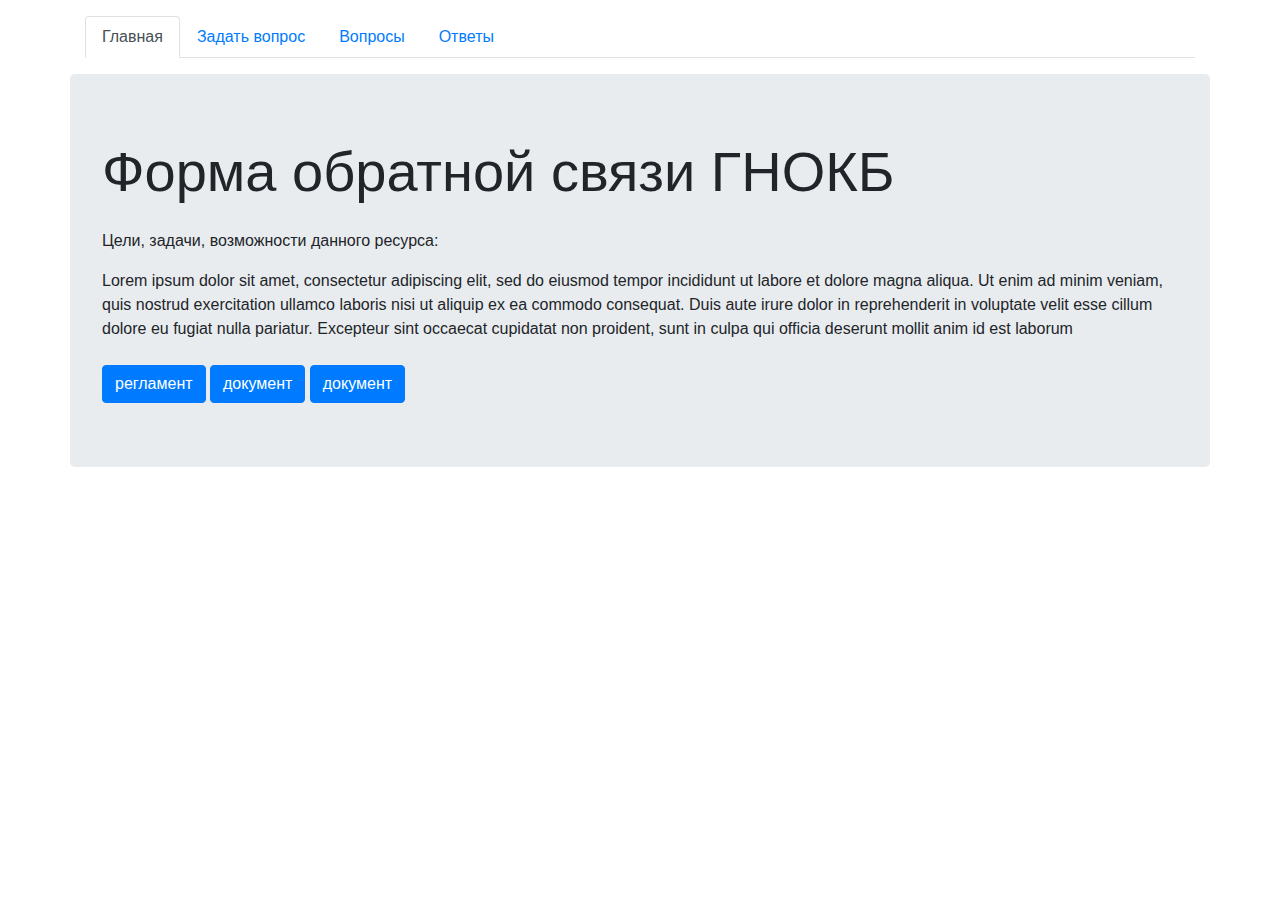
<file: index.html>
<!doctype html>
<html lang="en">
  <head>
    <meta charset="utf-8">
    <meta name="viewport" content="width=device-width, initial-scale=1, shrink-to-fit=no">
    <link rel="stylesheet" href="https://stackpath.bootstrapcdn.com/bootstrap/4.4.1/css/bootstrap.min.css" integrity="sha384-Vkoo8x4CGsO3+Hhxv8T/Q5PaXtkKtu6ug5TOeNV6gBiFeWPGFN9MuhOf23Q9Ifjh" crossorigin="anonymous">
    <link rel="stylesheet" href="style/style.css">
    <title>Обратная связь</title>
  </head>
  <body>

    <header class="container my-3">
      <ul class="nav nav-tabs">
        <li class="nav-item">
          <a class="nav-link active" href="index.html">Главная</a>
        </li>
        <li class="nav-item">
          <a class="nav-link" href="form.html">Задать вопрос</a>
        </li>
        <li class="nav-item">
          <a class="nav-link" href="question.html">Вопросы</a>
        </li>
        <li class="nav-item">
          <a class="nav-link" href="answer.html">Ответы</a>
        </li>
      </ul>
    </header>

    <main>
      <div class="jumbotron container">
        <h1 class="display-4">Форма обратной связи ГНОКБ</h1>

        <div class="my-4">
          <p>Цели, задачи, возможности данного ресурса:</p>
          <p>Lorem ipsum dolor sit amet, consectetur adipiscing elit, sed do eiusmod tempor incididunt ut labore et dolore magna aliqua.
            Ut enim ad minim veniam, quis nostrud exercitation ullamco laboris nisi ut aliquip ex ea commodo consequat.
            Duis aute irure dolor in reprehenderit in voluptate velit esse cillum dolore eu fugiat nulla pariatur.
            Excepteur sint occaecat cupidatat non proident, sunt in culpa qui officia deserunt mollit anim id est laborum</p>
          <p>
        </div>

        <div class="mt-4">
          <a class="btn btn-primary" href="#" role="button">регламент</a>
          <a class="btn btn-primary" href="#" role="button">документ</a>
          <a class="btn btn-primary" href="#" role="button">документ</a>
        </div>
      </div>
    </main>

    <script src="https://code.jquery.com/jquery-3.4.1.slim.min.js" integrity="sha384-J6qa4849blE2+poT4WnyKhv5vZF5SrPo0iEjwBvKU7imGFAV0wwj1yYfoRSJoZ+n" crossorigin="anonymous"></script>
    <script src="https://cdn.jsdelivr.net/npm/popper.js@1.16.0/dist/umd/popper.min.js" integrity="sha384-Q6E9RHvbIyZFJoft+2mJbHaEWldlvI9IOYy5n3zV9zzTtmI3UksdQRVvoxMfooAo" crossorigin="anonymous"></script>
    <script src="https://stackpath.bootstrapcdn.com/bootstrap/4.4.1/js/bootstrap.min.js" integrity="sha384-wfSDF2E50Y2D1uUdj0O3uMBJnjuUD4Ih7YwaYd1iqfktj0Uod8GCExl3Og8ifwB6" crossorigin="anonymous"></script>
  </body>
</html>
</file>
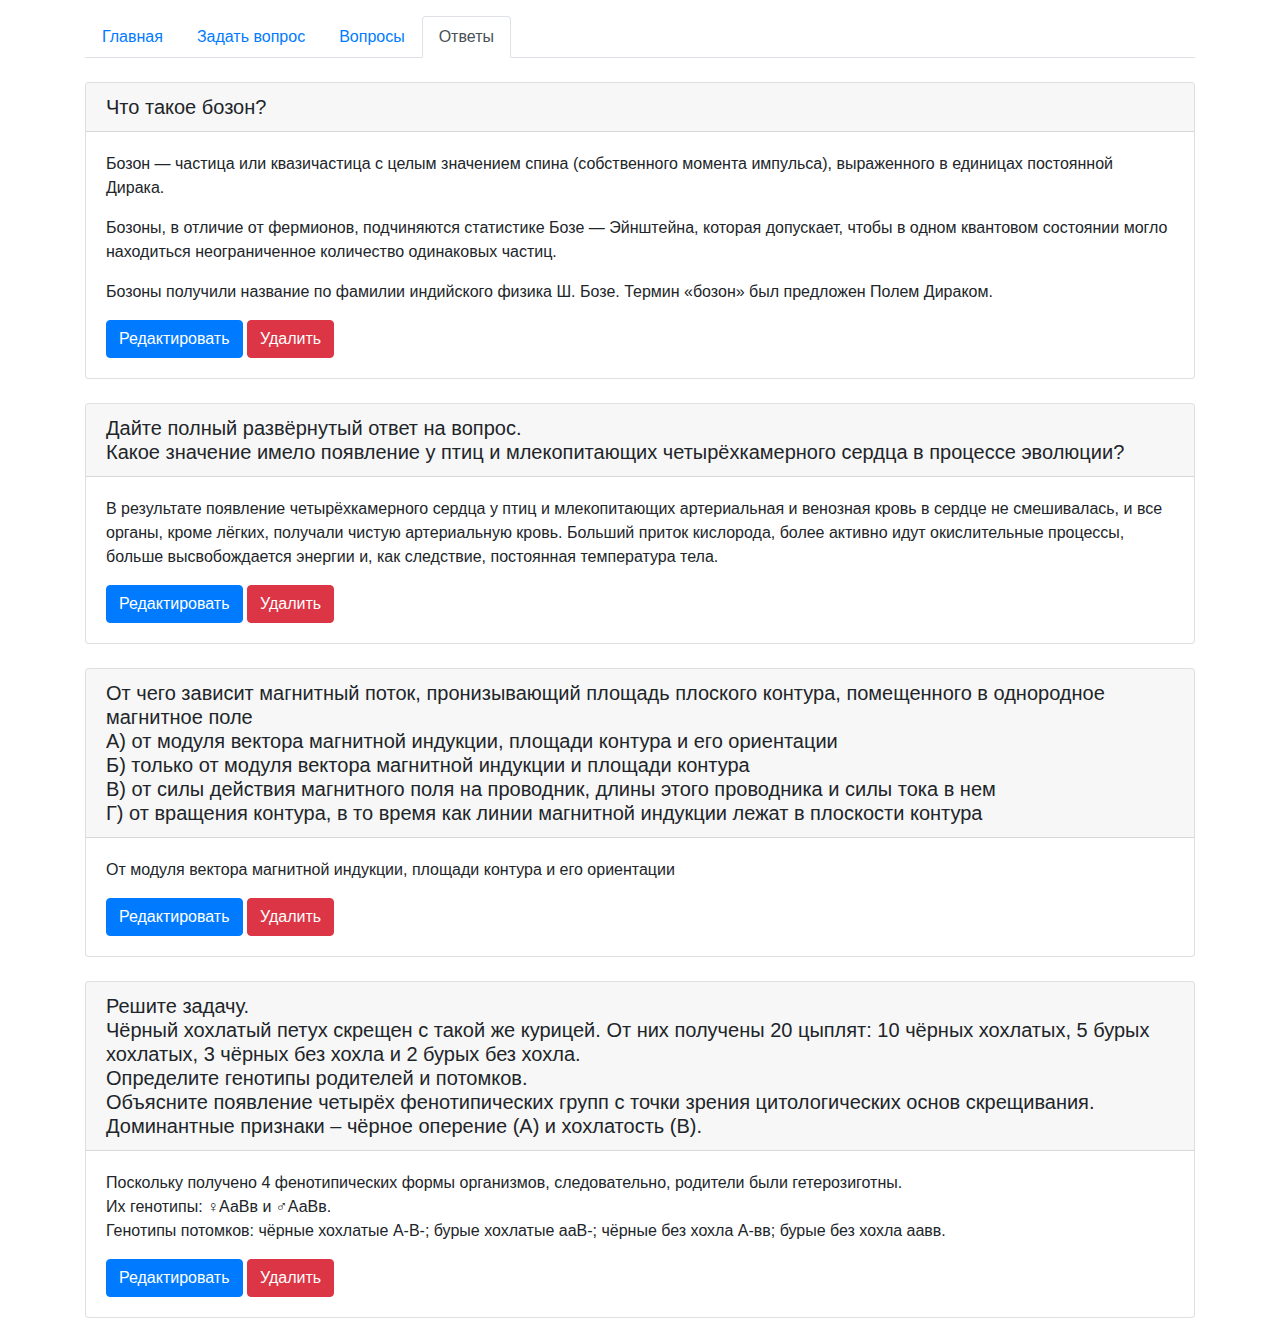
<file: answer.html>
<!doctype html>
<html lang="en">
  <head>
    <meta charset="utf-8">
    <meta name="viewport" content="width=device-width, initial-scale=1, shrink-to-fit=no">
    <link rel="stylesheet" href="https://stackpath.bootstrapcdn.com/bootstrap/4.4.1/css/bootstrap.min.css" integrity="sha384-Vkoo8x4CGsO3+Hhxv8T/Q5PaXtkKtu6ug5TOeNV6gBiFeWPGFN9MuhOf23Q9Ifjh" crossorigin="anonymous">
    <link rel="stylesheet" href="style/style.css">
    <title>Обратная связь</title>
  </head>
  <body>
    <h1 class="container visually-hidden">Перечень ответов</h1>

    <header class="container my-3">
      <ul class="nav nav-tabs">
        <li class="nav-item">
          <a class="nav-link" href="index.html">Главная</a>
        </li>
        <li class="nav-item">
          <a class="nav-link" href="form.html">Задать вопрос</a>
        </li>
        <li class="nav-item">
          <a class="nav-link" href="question.html">Вопросы</a>
        </li>
        <li class="nav-item">
          <a class="nav-link active" href="answer.html">Ответы</a>
        </li>
      </ul>
    </header>

    <main class="container">
      <div class="card my-4" >
        <h5 class="card-header">Что такое бозон?</h5>
        <div class="card-body">
          <p>Бозон — частица или квазичастица с целым значением спина (собственного момента импульса),
            выраженного в единицах постоянной Дирака.
          </p>
          <p>
            Бозоны, в отличие от фермионов, подчиняются статистике Бозе — Эйнштейна,
            которая допускает, чтобы в одном квантовом состоянии могло находиться неограниченное количество одинаковых частиц.
          </p>
          <p>
            Бозоны получили название по фамилии индийского физика Ш. Бозе. Термин «бозон» был предложен Полем Дираком.
          </p>
          <button type="button" class="btn btn-primary">Редактировать</button>
          <button type="button" class="btn btn-danger">Удалить</button>
        </div>
      </div>

      <div class="card my-4" >
        <h5 class="card-header">
          Дайте полный развёрнутый ответ на вопрос.<br>
          Какое значение имело появление у птиц и млекопитающих четырёхкамерного сердца в процессе эволюции?</h5>
        <div class="card-body">
          <p>В результате появление четырёхкамерного сердца у птиц и млекопитающих артериальная и венозная кровь в сердце не смешивалась, и все органы,
            кроме лёгких, получали чистую артериальную кровь. Больший приток кислорода, более активно идут окислительные процессы,
            больше высвобождается энергии и, как следствие, постоянная температура тела.</p>
            <button type="button" class="btn btn-primary">Редактировать</button>
            <button type="button" class="btn btn-danger">Удалить</button>
        </div>
      </div>

      <div class="card my-4" >
        <h5 class="card-header">
          От чего зависит магнитный поток, пронизывающий площадь плоского контура, помещенного в однородное магнитное поле<br>
          А) от модуля вектора магнитной индукции, площади контура и его ориентации<br>
          Б) только от модуля вектора магнитной индукции и площади контура<br>
          В) от силы действия магнитного поля на проводник, длины этого проводника и силы тока в нем<br>
          Г) от вращения контура, в то время как линии магнитной индукции лежат в плоскости контура</h5>
        <div class="card-body">
          <p>От модуля вектора магнитной индукции, площади контура и его ориентации</p>
          <button type="button" class="btn btn-primary">Редактировать</button>
          <button type="button" class="btn btn-danger">Удалить</button>
        </div>
      </div>

      <div class="card my-4" >
        <h5 class="card-header">
          Решите задачу.<br>
          Чёрный хохлатый петух скрещен с такой же курицей. От них получены 20 цыплят: 10 чёрных хохлатых, 5 бурых хохлатых, 3 чёрных без хохла и 2 бурых без хохла.<br>
          Определите генотипы родителей и потомков.<br>
          Объясните появление четырёх фенотипических групп с точки зрения цитологических основ скрещивания.
          Доминантные признаки – чёрное оперение (А) и хохлатость (В).</h5>
        <div class="card-body">
          <p>Поскольку получено 4 фенотипических формы организмов, следовательно, родители были гетерозиготны.<br>
            Их генотипы: ♀АаВв и ♂АаВв.<br>
            Генотипы потомков: чёрные хохлатые А-В-; бурые хохлатые ааВ-; чёрные без хохла А-вв; бурые без хохла аавв.</p>
            <button type="button" class="btn btn-primary">Редактировать</button>
            <button type="button" class="btn btn-danger">Удалить</button>
        </div>
      </div>
    </main>

    <script src="https://code.jquery.com/jquery-3.4.1.slim.min.js" integrity="sha384-J6qa4849blE2+poT4WnyKhv5vZF5SrPo0iEjwBvKU7imGFAV0wwj1yYfoRSJoZ+n" crossorigin="anonymous"></script>
    <script src="https://cdn.jsdelivr.net/npm/popper.js@1.16.0/dist/umd/popper.min.js" integrity="sha384-Q6E9RHvbIyZFJoft+2mJbHaEWldlvI9IOYy5n3zV9zzTtmI3UksdQRVvoxMfooAo" crossorigin="anonymous"></script>
    <script src="https://stackpath.bootstrapcdn.com/bootstrap/4.4.1/js/bootstrap.min.js" integrity="sha384-wfSDF2E50Y2D1uUdj0O3uMBJnjuUD4Ih7YwaYd1iqfktj0Uod8GCExl3Og8ifwB6" crossorigin="anonymous"></script>
  </body>
</html>
</file>
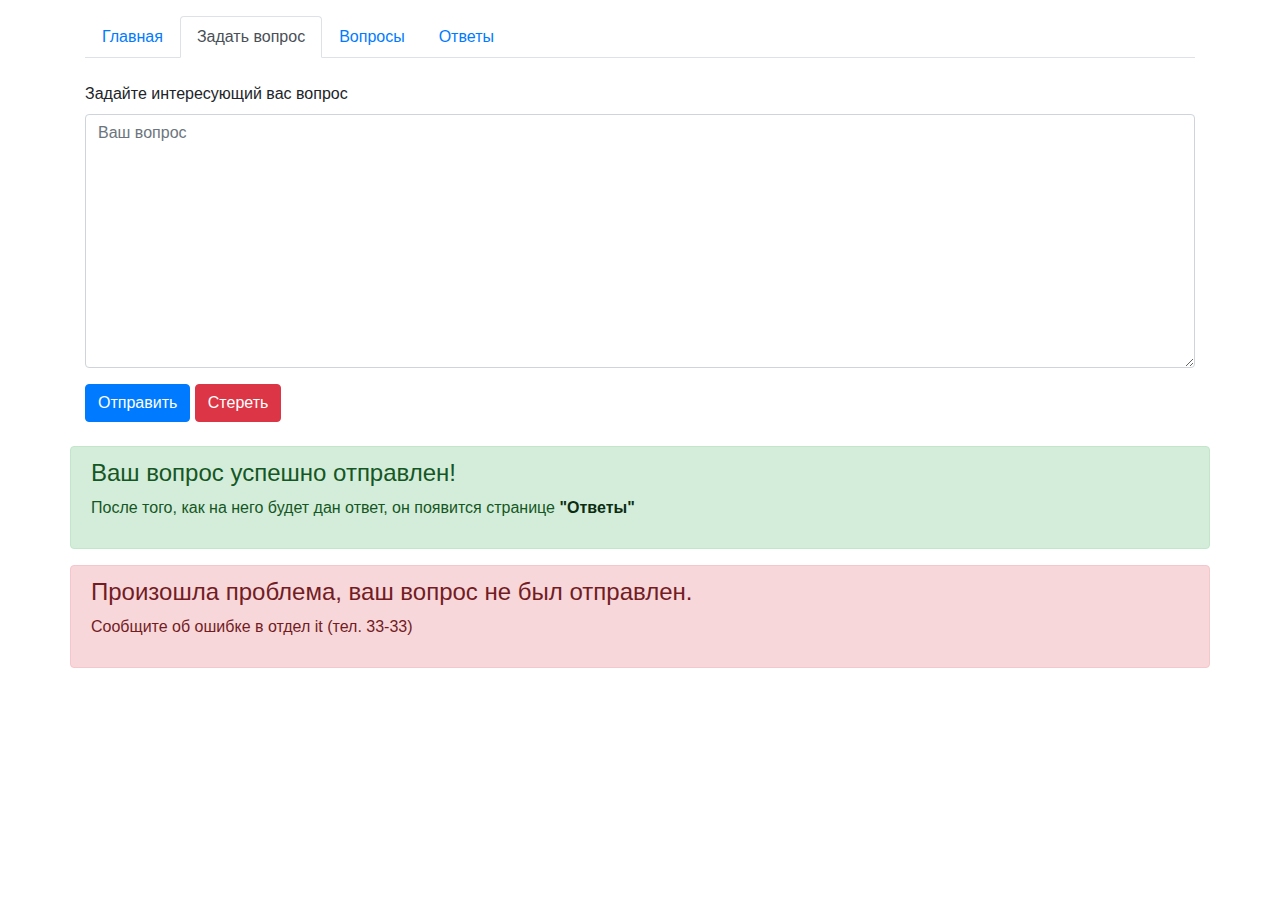
<file: form.html>
<!doctype html>
<html lang="en">
  <head>
    <meta charset="utf-8">
    <meta name="viewport" content="width=device-width, initial-scale=1, shrink-to-fit=no">
    <link rel="stylesheet" href="https://stackpath.bootstrapcdn.com/bootstrap/4.4.1/css/bootstrap.min.css" integrity="sha384-Vkoo8x4CGsO3+Hhxv8T/Q5PaXtkKtu6ug5TOeNV6gBiFeWPGFN9MuhOf23Q9Ifjh" crossorigin="anonymous">
    <link rel="stylesheet" href="style/style.css">
    <title>Обратная связь</title>
  </head>
  <body>
    <h1 class="container visually-hidden">Задать вопрос</h1>

    <header class="container my-3">
      <ul class="nav nav-tabs">
        <li class="nav-item">
          <a class="nav-link" href="index.html">Главная</a>
        </li>
        <li class="nav-item">
          <a class="nav-link active" href="form.html">Задать вопрос</a>
        </li>
        <li class="nav-item">
          <a class="nav-link" href="question.html">Вопросы</a>
        </li>
        <li class="nav-item">
          <a class="nav-link" href="answer.html">Ответы</a>
        </li>
      </ul>
    </header>

    <main>
      <form class="container my-4">
        <div class="form-group">
          <label for="questionText">Задайте интересующий вас вопрос</label>
          <textarea class="form-control" id="questionText" placeholder= "Ваш вопрос" rows="10"></textarea>
        </div>
        <button type="button" class="btn btn-primary">Отправить</button>
        <button type="reset" class="btn btn-danger">Стереть</button>
      </form>

      <div class="container alert alert-success" role="alert">
        <h4 class="alert-heading">Ваш вопрос успешно отправлен!</h4>
        <p>После того, как на него будет дан ответ, он появится странице <a href="answers.html" class="alert-link">"Ответы"</a></p>
      </div>

      <div class="container alert alert-danger" role="alert">
        <h4 class="alert-heading">Произошла проблема, ваш вопрос не был отправлен.</h4>
        <p>Сообщите об ошибке в отдел it (тел. 33-33)</p>
      </div>
    </main>

    <script src="https://code.jquery.com/jquery-3.4.1.slim.min.js" integrity="sha384-J6qa4849blE2+poT4WnyKhv5vZF5SrPo0iEjwBvKU7imGFAV0wwj1yYfoRSJoZ+n" crossorigin="anonymous"></script>
    <script src="https://cdn.jsdelivr.net/npm/popper.js@1.16.0/dist/umd/popper.min.js" integrity="sha384-Q6E9RHvbIyZFJoft+2mJbHaEWldlvI9IOYy5n3zV9zzTtmI3UksdQRVvoxMfooAo" crossorigin="anonymous"></script>
    <script src="https://stackpath.bootstrapcdn.com/bootstrap/4.4.1/js/bootstrap.min.js" integrity="sha384-wfSDF2E50Y2D1uUdj0O3uMBJnjuUD4Ih7YwaYd1iqfktj0Uod8GCExl3Og8ifwB6" crossorigin="anonymous"></script>
  </body>
</html>
</file>
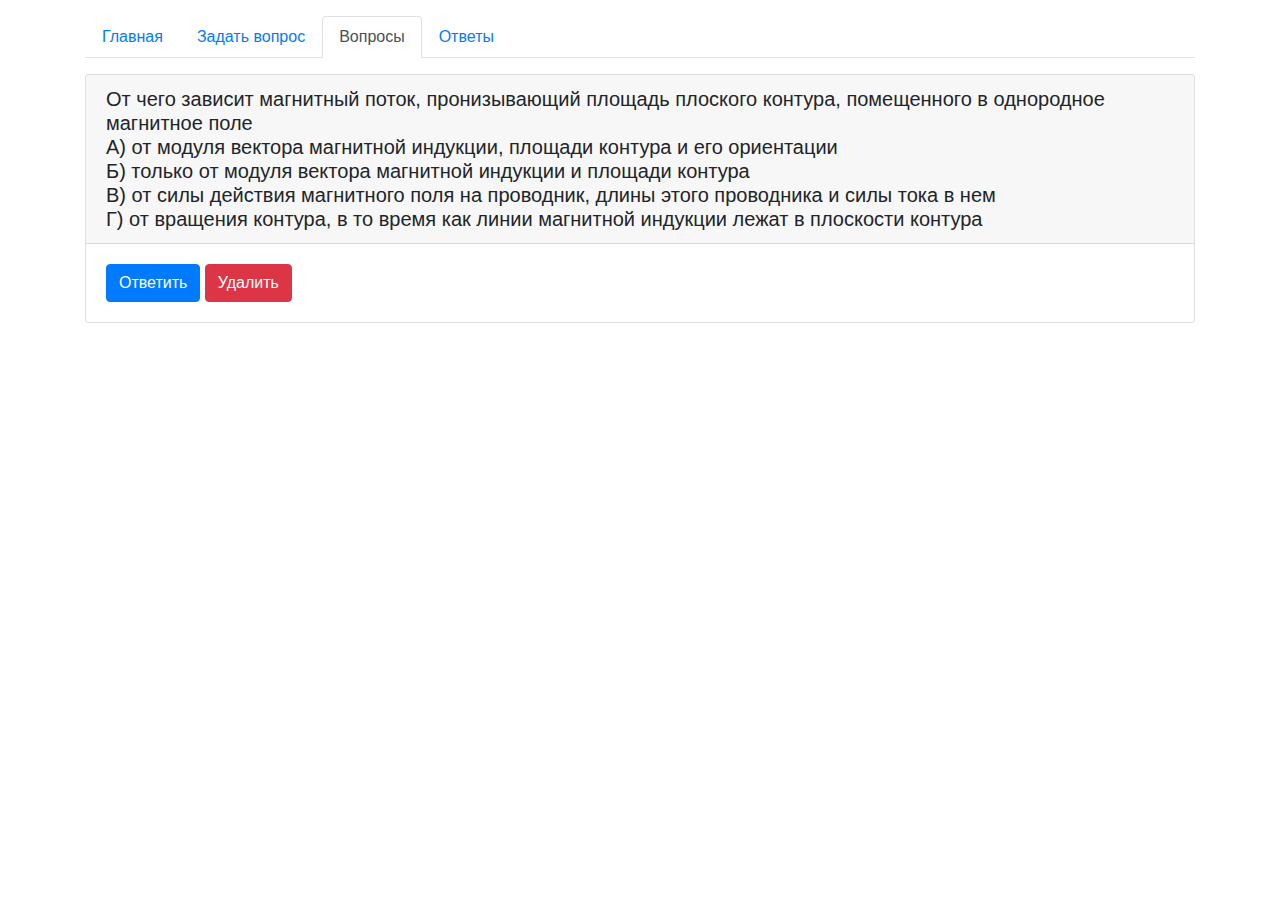
<file: question.html>
<!doctype html>
<html lang="en">
  <head>
    <meta charset="utf-8">
    <meta name="viewport" content="width=device-width, initial-scale=1, shrink-to-fit=no">
    <link rel="stylesheet" href="https://stackpath.bootstrapcdn.com/bootstrap/4.4.1/css/bootstrap.min.css" integrity="sha384-Vkoo8x4CGsO3+Hhxv8T/Q5PaXtkKtu6ug5TOeNV6gBiFeWPGFN9MuhOf23Q9Ifjh" crossorigin="anonymous">
    <link rel="stylesheet" href="style/style.css">
    <title>Обратная связь</title>
  </head>
  <body>
    <h1 class="container visually-hidden">Перечень вопросов</h1>

    <header class="container my-3">
      <ul class="nav nav-tabs">
        <li class="nav-item">
          <a class="nav-link" href="index.html">Главная</a>
        </li>
        <li class="nav-item">
          <a class="nav-link" href="form.html">Задать вопрос</a>
        </li>
        <li class="nav-item">
          <a class="nav-link active" href="question.html">Вопросы</a>
        </li>
        <li class="nav-item">
          <a class="nav-link" href="answer.html">Ответы</a>
        </li>
      </ul>
    </header>

    <main class="container">
      <div class="card" >
        <h5 class="card-header">
          От чего зависит магнитный поток, пронизывающий площадь плоского контура, помещенного в однородное магнитное поле<br>
          А) от модуля вектора магнитной индукции, площади контура и его ориентации<br>
          Б) только от модуля вектора магнитной индукции и площади контура<br>
          В) от силы действия магнитного поля на проводник, длины этого проводника и силы тока в нем<br>
          Г) от вращения контура, в то время как линии магнитной индукции лежат в плоскости контура
        </h5>
        <div class="card-body">
          <button type="button" class="btn btn-primary" data-toggle="modal" data-target="#popupAnswer">Ответить</button>
          <button type="button" class="btn btn-danger">Удалить</button>
        </div>

        <div class="modal fade" id="popupAnswer" tabindex="-1" role="dialog" aria-labelledby="popupTitle" aria-hidden="true">
          <div class="modal-dialog modal-dialog-centered modal-lg" role="document">
            <div class="modal-content">

              <div class="modal-header">
                <h5 class="modal-title" id="popupTitle">Форма ответа</h5>
                <button type="button" class="close" data-dismiss="modal" aria-label="Close">
                  <span aria-hidden="true">&times;</span>
                </button>
              </div>

              <div class="modal-body">
                <div>
                  <p>От чего зависит магнитный поток, пронизывающий площадь плоского контура, помещенного в однородное магнитное поле<br>
                  А) от модуля вектора магнитной индукции, площади контура и его ориентации<br>
                  Б) только от модуля вектора магнитной индукции и площади контура<br>
                  В) от силы действия магнитного поля на проводник, длины этого проводника и силы тока в нем<br>
                  Г) от вращения контура, в то время как линии магнитной индукции лежат в плоскости контура</p>
                </div>

                <form class="container my-4">
                  <div class="form-group">
                    <textarea class="form-control" id="questionText" placeholder= "Ваш ответ" rows="10"></textarea>
                  </div>
                  <div class="modal-footer">
                    <button type="button" class="btn btn-primary">Отправить</button>
                    <button type="reset" class="btn btn-danger">Стереть</button>
                    <button type="button" class="btn btn-secondary" data-dismiss="modal">Закрыть окно</button>
                  </div>
                </form>
              </div>
            </div>
          </div>
        </div>

    </main>

    <script src="https://code.jquery.com/jquery-3.4.1.slim.min.js" integrity="sha384-J6qa4849blE2+poT4WnyKhv5vZF5SrPo0iEjwBvKU7imGFAV0wwj1yYfoRSJoZ+n" crossorigin="anonymous"></script>
    <script src="https://cdn.jsdelivr.net/npm/popper.js@1.16.0/dist/umd/popper.min.js" integrity="sha384-Q6E9RHvbIyZFJoft+2mJbHaEWldlvI9IOYy5n3zV9zzTtmI3UksdQRVvoxMfooAo" crossorigin="anonymous"></script>
    <script src="https://stackpath.bootstrapcdn.com/bootstrap/4.4.1/js/bootstrap.min.js" integrity="sha384-wfSDF2E50Y2D1uUdj0O3uMBJnjuUD4Ih7YwaYd1iqfktj0Uod8GCExl3Og8ifwB6" crossorigin="anonymous"></script>
  </body>
</html>
</file>
<file: style/style.css>
.visually-hidden {
    position: absolute;
    overflow: hidden;
    clip: rect(0 0 0 0);
    width: 1px;
    height: 1px;
    margin: -1px;
    padding: 0;
    white-space: nowrap;
    border: 0;
    clip-path: inset(100%);
}
</file>
